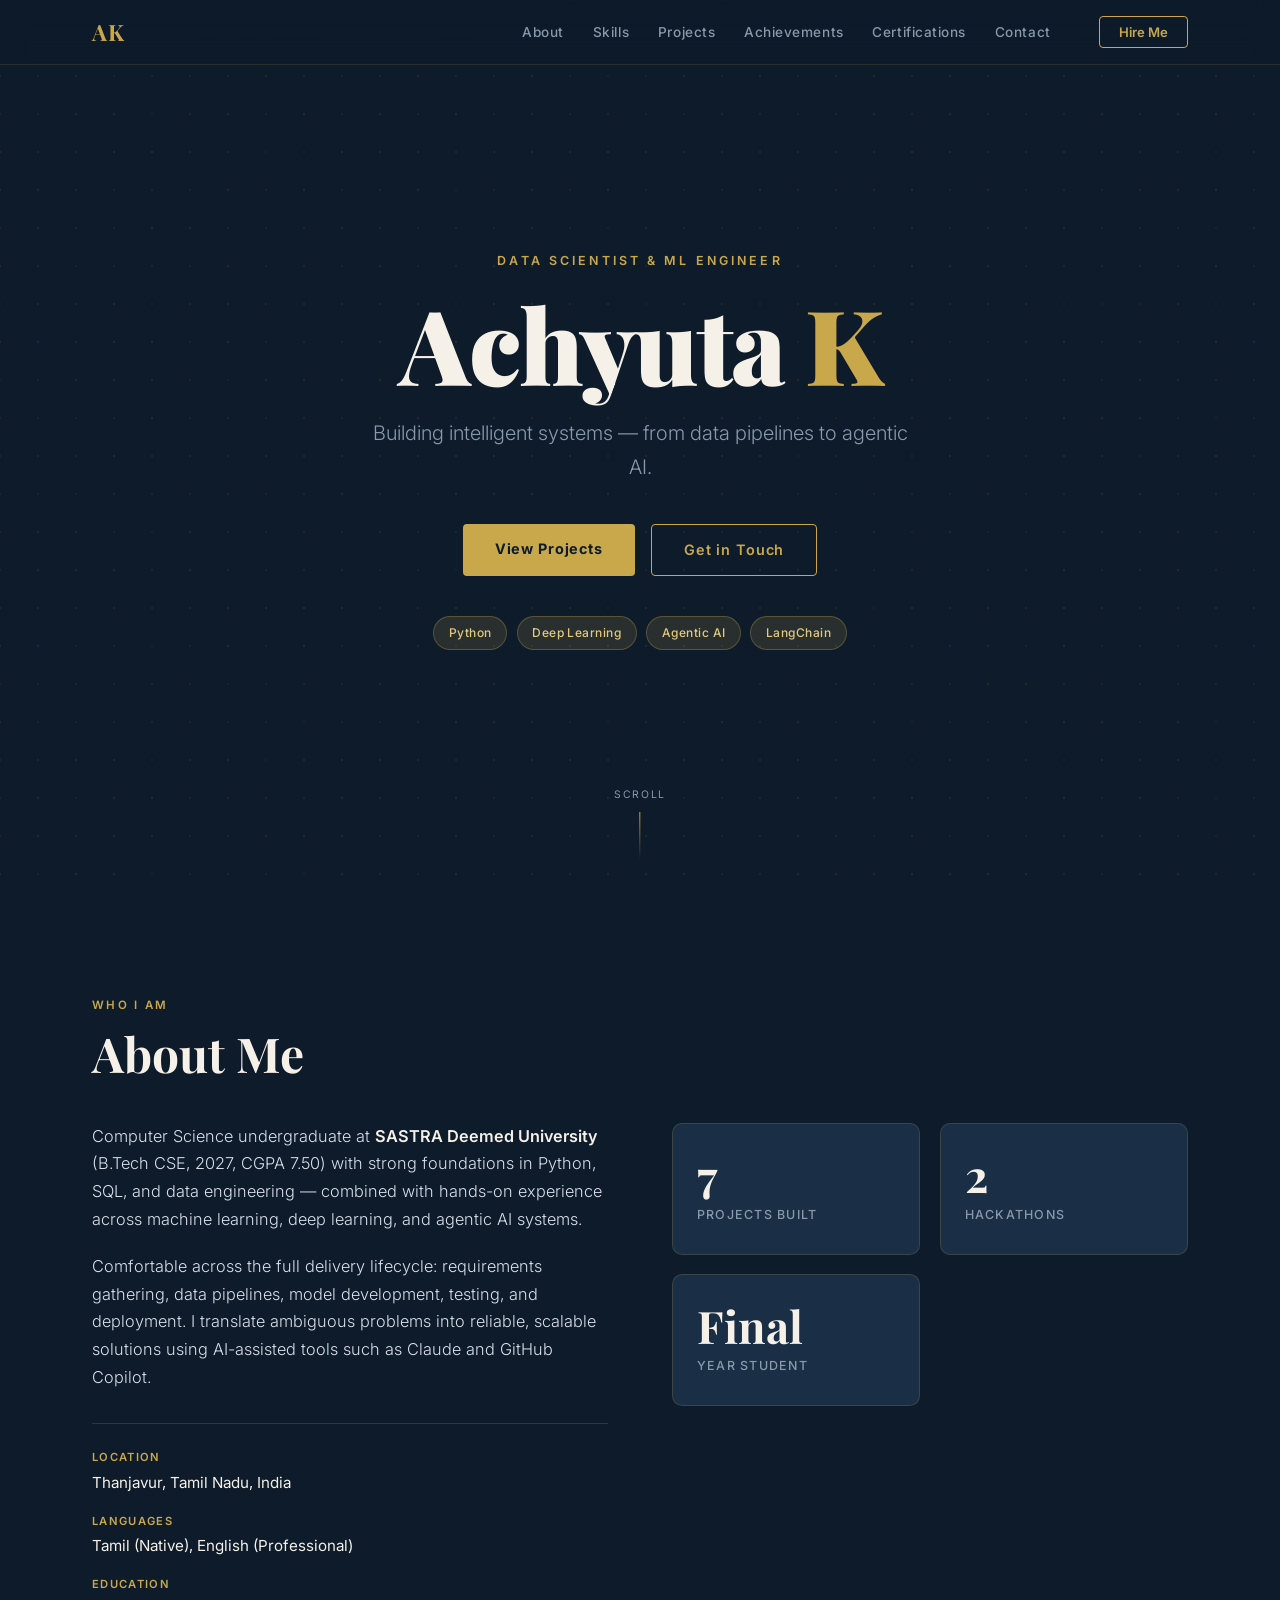
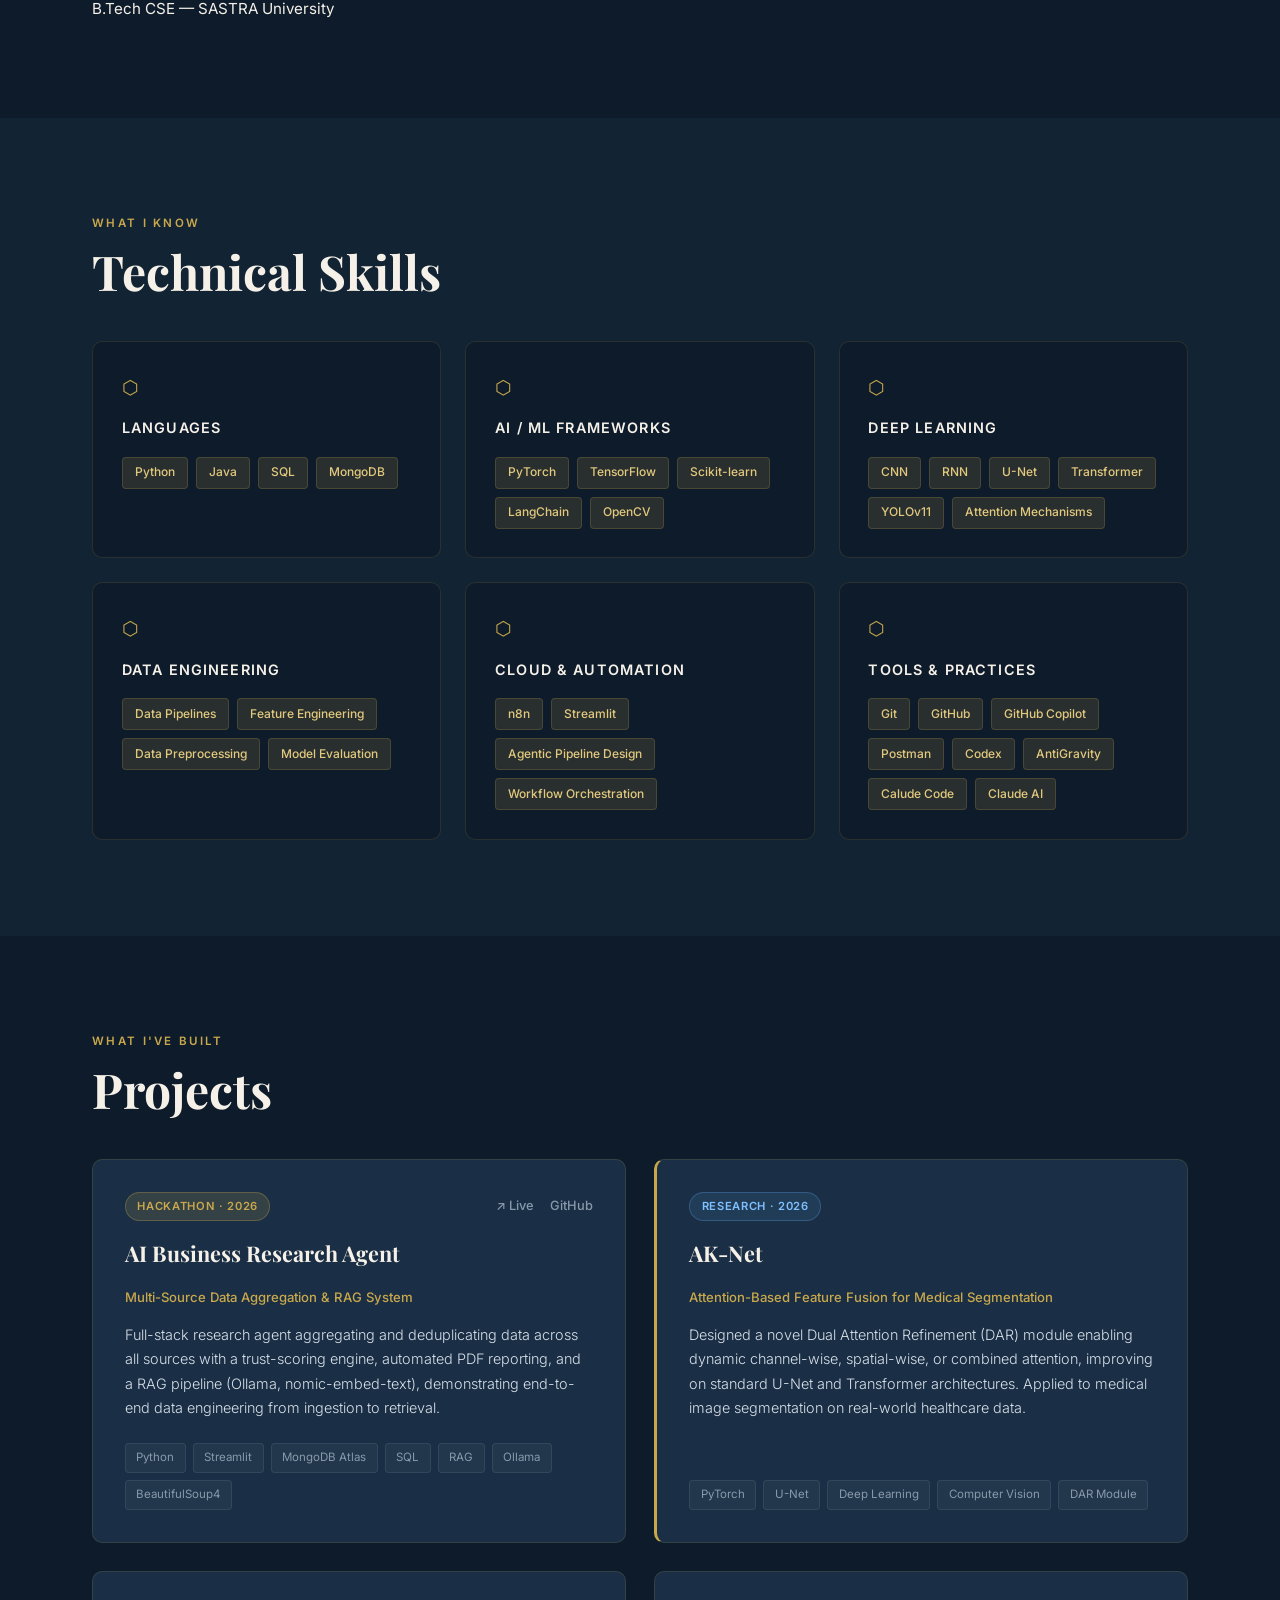
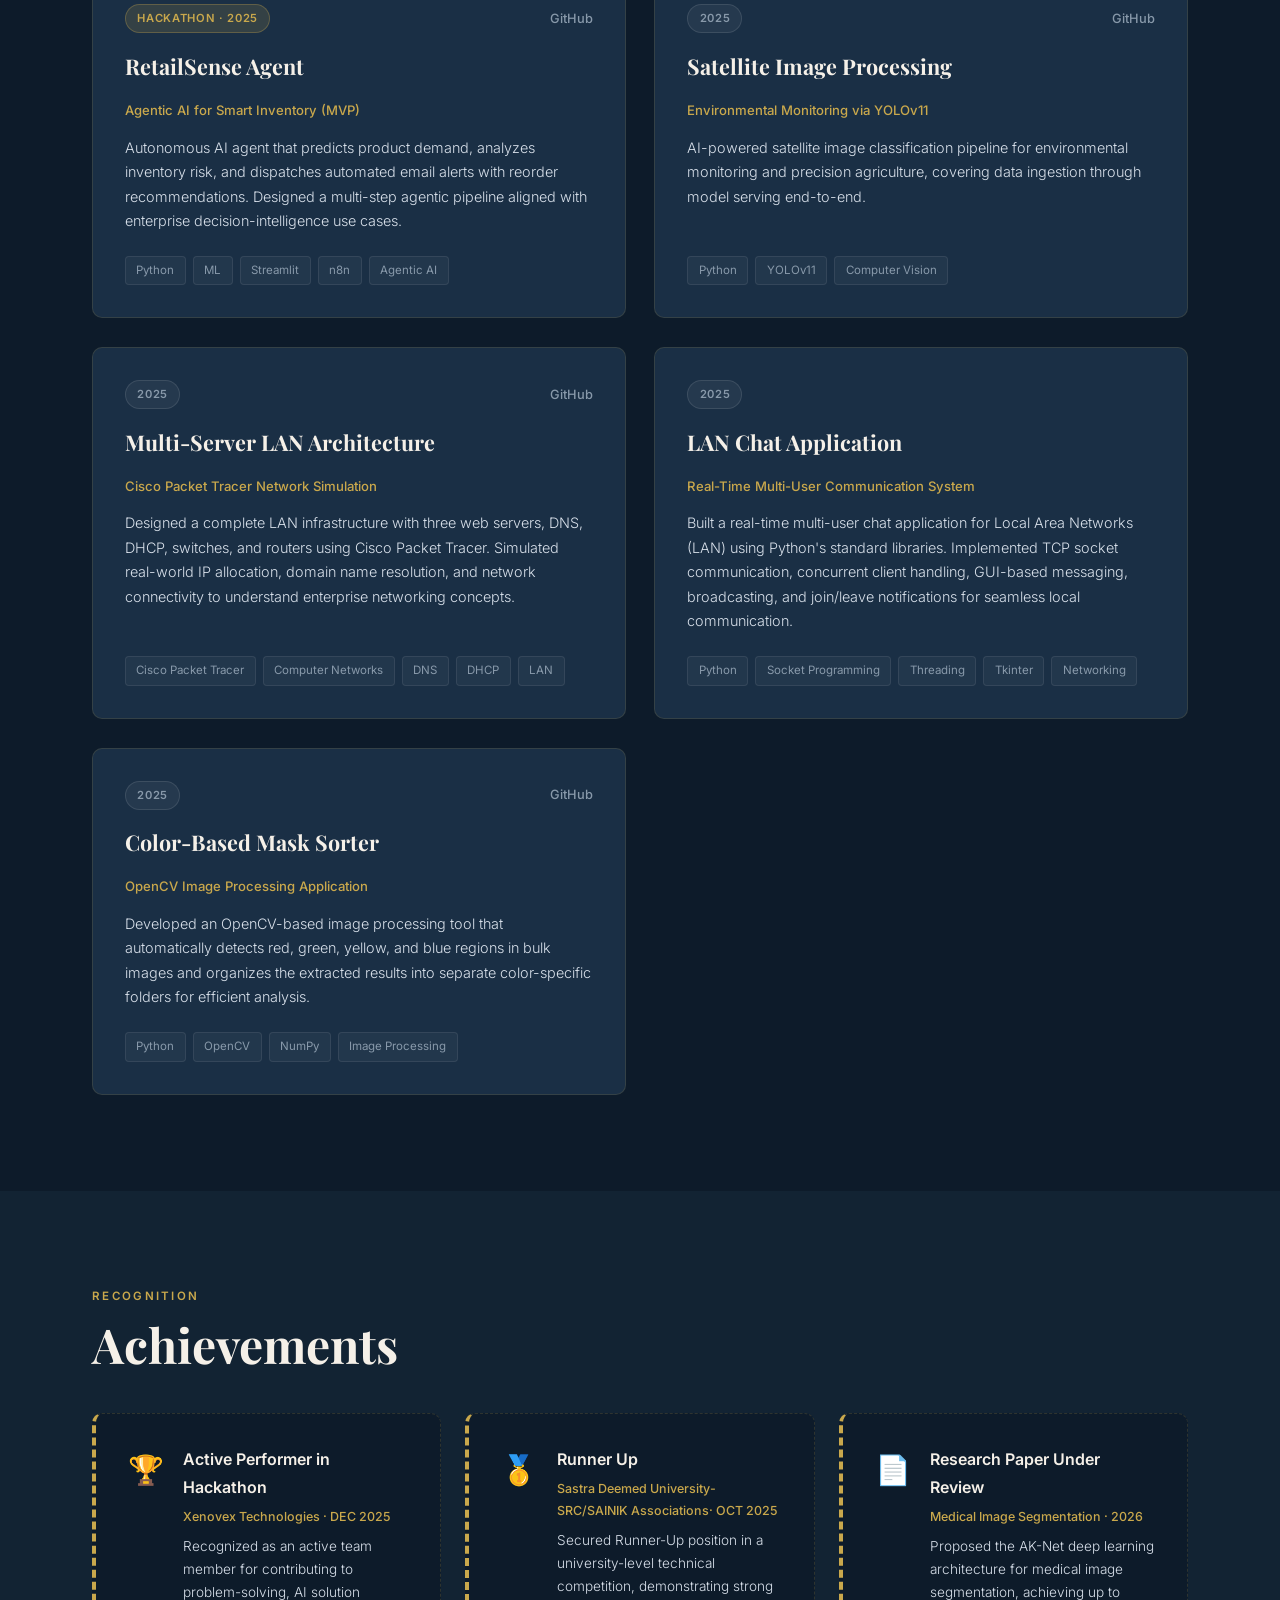
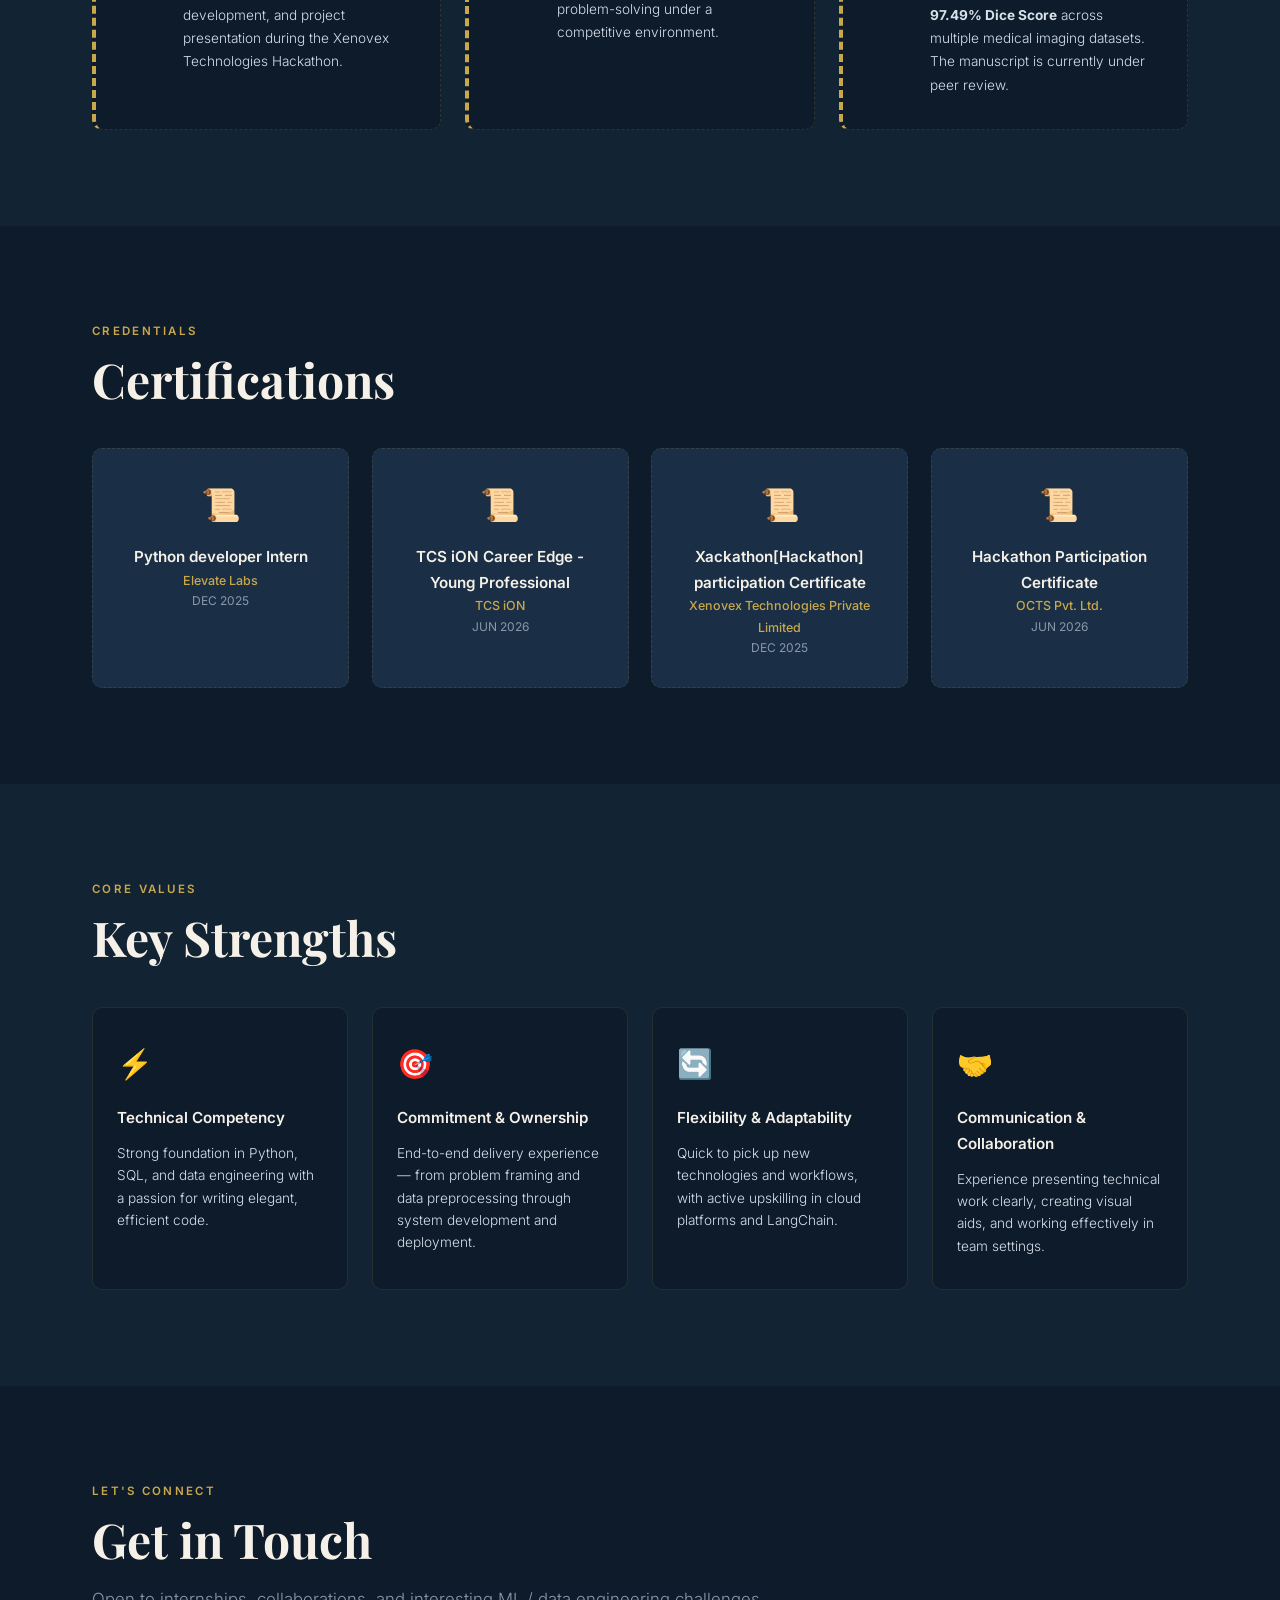
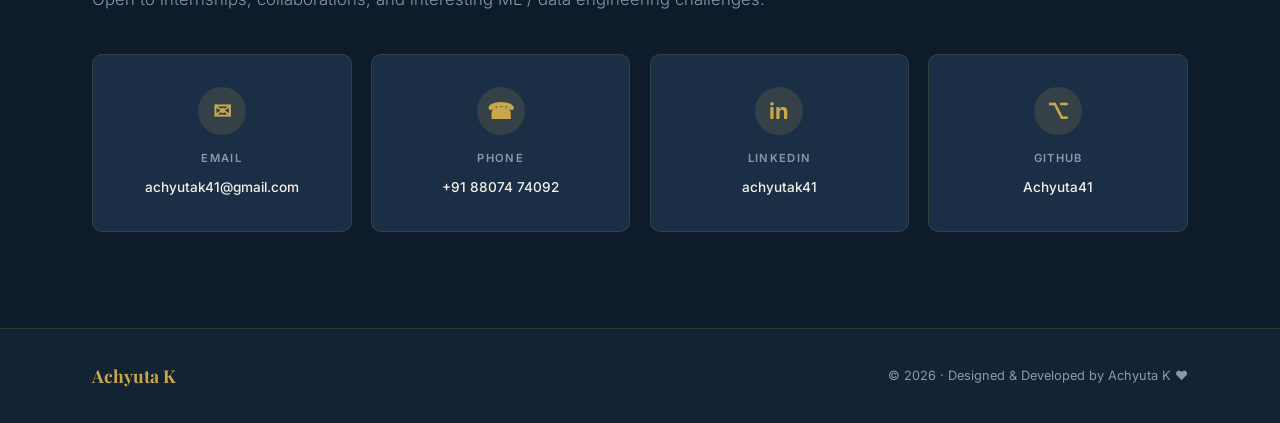
<file: index.html>
<!DOCTYPE html>
<html lang="en">
<head>
  <meta charset="UTF-8" />
  <meta name="viewport" content="width=device-width, initial-scale=1.0"/>
  <title>Achyuta K</title>
  <link rel="preconnect" href="https://fonts.googleapis.com"/>
  <link rel="preconnect" href="https://fonts.gstatic.com" crossorigin/>
  <link href="https://fonts.googleapis.com/css2?family=Playfair+Display:wght@400;600;700;900&family=Inter:wght@300;400;500;600&display=swap" rel="stylesheet"/>
  <link rel="stylesheet" href="css/style.css"/>
</head>
<body>

  <!-- NAV -->
  <nav id="navbar">
    <div class="nav-inner">
      <span class="nav-logo">AK</span>
      <ul class="nav-links">
        <li><a href="#about">About</a></li>
        <li><a href="#skills">Skills</a></li>
        <li><a href="#projects">Projects</a></li>
        <li><a href="#achievements">Achievements</a></li>
        <li><a href="#certifications">Certifications</a></li>
        <li><a href="#contact">Contact</a></li>
      </ul>
      <button class="nav-cta" onclick="document.getElementById('contact').scrollIntoView({behavior:'smooth'})">Hire Me</button>
      <button class="hamburger" id="hamburger" aria-label="Toggle menu">&#9776;</button>
    </div>
    <ul class="nav-mobile" id="navMobile">
      <li><a href="#about" onclick="closeMobile()">About</a></li>
      <li><a href="#skills" onclick="closeMobile()">Skills</a></li>
      <li><a href="#projects" onclick="closeMobile()">Projects</a></li>
      <li><a href="#achievements" onclick="closeMobile()">Achievements</a></li>
      <li><a href="#certifications" onclick="closeMobile()">Certifications</a></li>
      <li><a href="#contact" onclick="closeMobile()">Contact</a></li>
    </ul>
  </nav>

  <!-- HERO -->
  <section id="hero">
    <canvas id="dotCanvas"></canvas>
    <div class="hero-content reveal">
      <p class="hero-eyebrow">Data Scientist &amp; ML Engineer</p>
      <h1 class="hero-name">Achyuta<span class="gold"> K</span></h1>
      <p class="hero-tagline">Building intelligent systems — from data pipelines to agentic AI.</p>
      <div class="hero-ctas">
        <a href="#projects" class="btn-primary">View Projects</a>
        <a href="#contact" class="btn-outline">Get in Touch</a>
      </div>
      <div class="hero-badges">
        <span class="badge">Python</span>
        <span class="badge">Deep Learning</span>
        <span class="badge">Agentic AI</span>
        <span class="badge">LangChain</span>
      </div>
    </div>
    <div class="scroll-hint">
      <span>Scroll</span>
      <div class="scroll-line"></div>
    </div>
  </section>

  <!-- ABOUT -->
  <section id="about">
    <div class="container">
      <p class="eyebrow reveal">Who I Am</p>
      <h2 class="section-title reveal">About Me</h2>
      <div class="about-grid">
        <div class="about-text reveal">
          <p>Computer Science undergraduate at <strong>SASTRA Deemed University</strong> (B.Tech CSE, 2027, CGPA 7.50) with strong foundations in Python, SQL, and data engineering — combined with hands-on experience across machine learning, deep learning, and agentic AI systems.</p>
          <p>Comfortable across the full delivery lifecycle: requirements gathering, data pipelines, model development, testing, and deployment. I translate ambiguous problems into reliable, scalable solutions using AI-assisted tools such as Claude and GitHub Copilot.</p>
          <div class="about-meta">
            <div class="meta-item">
              <span class="meta-label">Location</span>
              <span class="meta-value">Thanjavur, Tamil Nadu, India</span>
            </div>
            <div class="meta-item">
              <span class="meta-label">Languages</span>
              <span class="meta-value">Tamil (Native), English (Professional)</span>
            </div>
            <div class="meta-item">
              <span class="meta-label">Education</span>
              <span class="meta-value">B.Tech CSE — SASTRA University</span>
            </div>
          </div>
        </div>
        <div class="about-stats reveal">
          <div class="stat-card">
            <span class="stat-num">7</span>
            <span class="stat-label">Projects Built</span>
          </div>
          <div class="stat-card">
            <span class="stat-num">2</span>
            <span class="stat-label">Hackathons</span>
          </div>
          
          <div class="stat-card">
            <span class="stat-num">Final<span class="gold"></span></span>
            <span class="stat-label">Year Student</span>
          </div>
        </div>
      </div>
    </div>
  </section>

  <!-- SKILLS -->
  <section id="skills" class="section-dark">
    <div class="container">
      <p class="eyebrow reveal">What I Know</p>
      <h2 class="section-title reveal">Technical Skills</h2>
      <div class="skills-grid">

        <div class="skill-group reveal">
          <div class="skill-group-icon">⬡</div>
          <h3>Languages</h3>
          <div class="skill-tags">
            <span>Python</span><span>Java</span><span>SQL</span><span>MongoDB</span>
          </div>
        </div>

        <div class="skill-group reveal">
          <div class="skill-group-icon">⬡</div>
          <h3>AI / ML Frameworks</h3>
          <div class="skill-tags">
            <span>PyTorch</span><span>TensorFlow</span><span>Scikit-learn</span><span>LangChain</span><span>OpenCV</span>
          </div>
        </div>

        <div class="skill-group reveal">
          <div class="skill-group-icon">⬡</div>
          <h3>Deep Learning</h3>
          <div class="skill-tags">
            <span>CNN</span><span>RNN</span><span>U-Net</span><span>Transformer</span><span>YOLOv11</span><span>Attention Mechanisms</span>
          </div>
        </div>

        <div class="skill-group reveal">
          <div class="skill-group-icon">⬡</div>
          <h3>Data Engineering</h3>
          <div class="skill-tags">
            <span>Data Pipelines</span><span>Feature Engineering</span><span>Data Preprocessing</span><span>Model Evaluation</span>
          </div>
        </div>

        <div class="skill-group reveal">
          <div class="skill-group-icon">⬡</div>
          <h3>Cloud &amp; Automation</h3>
          <div class="skill-tags">
            <span>n8n</span><span>Streamlit</span><span>Agentic Pipeline Design</span><span>Workflow Orchestration</span>
          </div>
        </div>

        <div class="skill-group reveal">
          <div class="skill-group-icon">⬡</div>
          <h3>Tools &amp; Practices</h3>
          <div class="skill-tags">
            <span>Git</span><span>GitHub</span><span>GitHub Copilot</span><span>Postman</span><span>Codex</span><span>AntiGravity</span><span>Calude Code</span><span>Claude AI</span>
          </div>
        </div>

      </div>
    </div>
  </section>

  <!-- PROJECTS -->
  <section id="projects">
    <div class="container">
      <p class="eyebrow reveal">What I've Built</p>
      <h2 class="section-title reveal">Projects</h2>
      <div class="projects-grid">

        <div class="project-card reveal">
          <div class="project-header">
            <span class="project-tag hackathon">Hackathon · 2026</span>
            <div class="project-links">
              <a href="https://intelligent-business-agent-codefest.streamlit.app/" target="_blank" title="Live Demo">↗ Live</a>
              <a href="https://github.com/Achyutak41/AI_business_Agent-Sample" target="_blank" title="GitHub">GitHub</a>
            </div>
          </div>
          <h3 class="project-title">AI Business Research Agent</h3>
          <p class="project-sub">Multi-Source Data Aggregation &amp; RAG System</p>
          <p class="project-desc">Full-stack research agent aggregating and deduplicating data across all sources with a trust-scoring engine, automated PDF reporting, and a RAG pipeline (Ollama, nomic-embed-text), demonstrating end-to-end data engineering from ingestion to retrieval.</p>
          <div class="project-stack">
            <span>Python</span><span>Streamlit</span><span>MongoDB Atlas</span><span>SQL</span><span>RAG</span><span>Ollama</span><span>BeautifulSoup4</span>
          </div>
        </div>

        <div class="project-card reveal featured-project">
          <div class="project-header">
            <span class="project-tag research">Research · 2026</span>
           <!-- <div class="project-links">
              <a href="https://github.com/Achyuta41" target="_blank">GitHub</a>
            </div> -->
          </div>
          <h3 class="project-title">AK-Net</h3>
          <p class="project-sub">Attention-Based Feature Fusion for Medical Segmentation</p>
          <p class="project-desc">Designed a novel Dual Attention Refinement (DAR) module enabling dynamic channel-wise, spatial-wise, or combined attention, improving on standard U-Net and Transformer architectures. Applied to medical image segmentation on real-world healthcare data.</p>
          <div class="project-stack">
            <span>PyTorch</span><span>U-Net</span><span>Deep Learning</span><span>Computer Vision</span><span>DAR Module</span>
          </div>
        </div>

        <div class="project-card reveal">
          <div class="project-header">
            <span class="project-tag hackathon">Hackathon · 2025</span>
            <div class="project-links">
              <a href="https://github.com/Achyutak41/RetailSense_Agent-MVP" target="_blank">GitHub</a>
            </div>
          </div>
          <h3 class="project-title">RetailSense Agent</h3>
          <p class="project-sub">Agentic AI for Smart Inventory (MVP)</p>
          <p class="project-desc">Autonomous AI agent that predicts product demand, analyzes inventory risk, and dispatches automated email alerts with reorder recommendations. Designed a multi-step agentic pipeline aligned with enterprise decision-intelligence use cases.</p>
          <div class="project-stack">
            <span>Python</span><span>ML</span><span>Streamlit</span><span>n8n</span><span>Agentic AI</span>
          </div>
        </div>

        <div class="project-card reveal">
          <div class="project-header">
            <span class="project-tag">2025</span>
            <div class="project-links">
              <a href="https://github.com/Achyutak41/Satellite_Image_Classification" target="_blank">GitHub</a>
            </div>
          </div>
          <h3 class="project-title">Satellite Image Processing</h3>
          <p class="project-sub">Environmental Monitoring via YOLOv11</p>
          <p class="project-desc">AI-powered satellite image classification pipeline for environmental monitoring and precision agriculture, covering data ingestion through model serving end-to-end.</p>
          <div class="project-stack">
            <span>Python</span><span>YOLOv11</span><span>Computer Vision</span>
          </div>
        </div>
		
		<div class="project-card reveal">
  <div class="project-header">
    <span class="project-tag">2025</span>
    <div class="project-links">
      <a href="https://github.com/Achyuta41/MultiServer_architecture" target="_blank">
        GitHub
      </a>
    </div>
  </div>

  <h3 class="project-title">Multi-Server LAN Architecture</h3>
  <p class="project-sub">Cisco Packet Tracer Network Simulation</p>

  <p class="project-desc">
    Designed a complete LAN infrastructure with three web servers, DNS, DHCP, switches, and routers using Cisco Packet Tracer. Simulated real-world IP allocation, domain name resolution, and network connectivity to understand enterprise networking concepts.
  </p>

  <div class="project-stack">
    <span>Cisco Packet Tracer</span>
    <span>Computer Networks</span>
    <span>DNS</span>
    <span>DHCP</span>
    <span>LAN</span>
  </div>
</div>


		<div class="project-card reveal">
  <div class="project-header">
    <span class="project-tag">2025</span>
    <!-- Add GitHub link if available -->
    <!--
    <div class="project-links">
      <a href="YOUR_GITHUB_LINK" target="_blank">GitHub</a>
    </div>
    -->
  </div>

  <h3 class="project-title">LAN Chat Application</h3>
  <p class="project-sub">Real-Time Multi-User Communication System</p>

  <p class="project-desc">
    Built a real-time multi-user chat application for Local Area Networks (LAN) using Python's standard libraries. Implemented TCP socket communication, concurrent client handling, GUI-based messaging, broadcasting, and join/leave notifications for seamless local communication.
  </p>

  <div class="project-stack">
    <span>Python</span>
    <span>Socket Programming</span>
    <span>Threading</span>
    <span>Tkinter</span>
    <span>Networking</span>
  </div>
</div>
<div class="project-card reveal">
  <div class="project-header">
    <span class="project-tag">2025</span>
    <div class="project-links">
      <a href="https://github.com/Achyuta41/color_sorter_opencv" target="_blank">
        GitHub
      </a>
    </div>
  </div>

  <h3 class="project-title">Color-Based Mask Sorter</h3>
  <p class="project-sub">OpenCV Image Processing Application</p>

  <p class="project-desc">
    Developed an OpenCV-based image processing tool that automatically detects red, green, yellow, and blue regions in bulk images and organizes the extracted results into separate color-specific folders for efficient analysis.
  </p>

  <div class="project-stack">
    <span>Python</span>
    <span>OpenCV</span>
    <span>NumPy</span>
    <span>Image Processing</span>
  </div>
</div>

      </div>
    </div>
  </section>

  <!-- ACHIEVEMENTS -->
  <section id="achievements" class="section-dark">
    <div class="container">
      <p class="eyebrow reveal">Recognition</p>
      <h2 class="section-title reveal">Achievements</h2>
      <div class="achievement-grid">

        <!-- EMPTY CARD TEMPLATE — duplicate and fill these in -->
        <div class="achievement-card empty reveal">
          <div class="ach-icon">🏆</div>
          <div class="ach-body">
            <h3 class="ach-title">Active Performer in Hackathon</h3>
            <p class="ach-issuer">Xenovex Technologies · DEC 2025</p>
            <p class="ach-desc">Recognized as an active team member for contributing to problem-solving, AI solution development, and project presentation during the Xenovex Technologies Hackathon.</p>
          </div>
        </div>

        <div class="achievement-card empty reveal">
          <div class="ach-icon">🥇</div>
          <div class="ach-body">
            <h3 class="ach-title">Runner Up</h3>
            <p class="ach-issuer">Sastra Deemed University-SRC/SAINIK Associations· OCT 2025 </p>
            <p class="ach-desc">Secured Runner-Up position in a university-level technical competition, demonstrating strong problem-solving under a competitive environment.</p>
          </div>
        </div>

        <div class="achievement-card empty reveal">
          <div class="ach-icon">📄</div>
          <div class="ach-body">
            <h3 class="ach-title">Research Paper Under Review</h3>
            <p class="ach-issuer">Medical Image Segmentation · 2026</p>
            <p class="ach-desc">Proposed the AK-Net deep learning architecture for medical image segmentation, achieving up to <strong>97.49% Dice Score</strong> across multiple medical imaging datasets. The manuscript is currently under peer review.</p>
          </div>
        </div>

      </div>
    </div>
  </section>

  <!-- CERTIFICATIONS -->
  <section id="certifications">
    <div class="container">
      <p class="eyebrow reveal">Credentials</p>
      <h2 class="section-title reveal">Certifications</h2>
      <div class="cert-grid">

        <!-- EMPTY CARD TEMPLATE — duplicate and fill these in -->
        <div class="cert-card empty reveal">
          <div class="cert-logo">📜</div>
          <div class="cert-body">
            <h3 class="cert-name">Python developer Intern</h3>
            <p class="cert-issuer">Elevate Labs</p>
            <p class="cert-date">DEC 2025</p>
          </div>
        </div>

        <div class="cert-card empty reveal">
          <div class="cert-logo">📜</div>
          <div class="cert-body">
            <h3 class="cert-name">TCS iON Career Edge - Young Professional</h3>
            <p class="cert-issuer">TCS iON</p>
            <p class="cert-date">JUN 2026</p>
            
          </div>
        </div>

        <div class="cert-card empty reveal">
          <div class="cert-logo">📜</div>
          <div class="cert-body">
            <h3 class="cert-name">Xackathon[Hackathon] participation Certificate</h3>
            <p class="cert-issuer">Xenovex Technologies Private Limited</p>
            <p class="cert-date">DEC 2025</p>
            
          </div>
        </div>

        <div class="cert-card empty reveal">
          <div class="cert-logo">📜</div>
          <div class="cert-body">
            <h3 class="cert-name">Hackathon Participation Certificate</h3>
            <p class="cert-issuer">OCTS Pvt. Ltd.</p>
            <p class="cert-date">JUN 2026</p>
            
          </div>
        </div>

      </div>
    </div>
  </section>

  <!-- KEY STRENGTHS -->
  <section id="strengths" class="section-dark">
    <div class="container">
      <p class="eyebrow reveal">Core Values</p>
      <h2 class="section-title reveal">Key Strengths</h2>
      <div class="strengths-grid">
        <div class="strength-item reveal">
          <span class="strength-icon">⚡</span>
          <h3>Technical Competency</h3>
          <p>Strong foundation in Python, SQL, and data engineering with a passion for writing elegant, efficient code.</p>
        </div>
        <div class="strength-item reveal">
          <span class="strength-icon">🎯</span>
          <h3>Commitment &amp; Ownership</h3>
          <p>End-to-end delivery experience — from problem framing and data preprocessing through system development and deployment.</p>
        </div>
        <div class="strength-item reveal">
          <span class="strength-icon">🔄</span>
          <h3>Flexibility &amp; Adaptability</h3>
          <p>Quick to pick up new technologies and workflows, with active upskilling in cloud platforms and LangChain.</p>
        </div>
        <div class="strength-item reveal">
          <span class="strength-icon">🤝</span>
          <h3>Communication &amp; Collaboration</h3>
          <p>Experience presenting technical work clearly, creating visual aids, and working effectively in team settings.</p>
        </div>
      </div>
    </div>
  </section>

  <!-- CONTACT -->
  <section id="contact">
    <div class="container">
      <p class="eyebrow reveal">Let's Connect</p>
      <h2 class="section-title reveal">Get in Touch</h2>
      <p class="contact-intro reveal">Open to internships, collaborations, and interesting ML / data engineering challenges.</p>
      <div class="contact-cards reveal">
        <a href="https://mail.google.com/mail/?view=cm&fs=1&to=achyutak41@gmail.com&su=Regarding%20an%20Opportunity"
   target="_blank"
   class="contact-card">
          <span class="contact-icon">✉</span>
          <span class="contact-label">Email</span>
          <span class="contact-value">achyutak41@gmail.com</span>
        </a>
        <a  class="contact-card">
          <span class="contact-icon">☎</span>
          <span class="contact-label">Phone</span>
          <span class="contact-value">+91 88074 74092</span>
        </a>
        <a href="https://linkedin.com/in/achyutak41" target="_blank" class="contact-card">
          <span class="contact-icon">in</span>
          <span class="contact-label">LinkedIn</span>
          <span class="contact-value">achyutak41</span>
        </a>
        <a href="https://github.com/Achyutak41" target="_blank" class="contact-card">
          <span class="contact-icon">⌥</span>
          <span class="contact-label">GitHub</span>
          <span class="contact-value">Achyuta41</span>
        </a>
      </div>
    </div>
  </section>

  <!-- FOOTER -->
  <footer>
    <div class="container footer-inner">
      <span class="footer-logo">Achyuta K</span>
      <span class="footer-copy">© 2026 · Designed & Developed by Achyuta K ❤</span>
    </div>
  </footer>

  <script src="js/main.js"></script>
</body>
</html>
</file>
<file: css/style.css>
/* ─── TOKENS ─────────────────────────────────────────────── */
:root {
  --navy:       #0D1B2A;
  --navy-mid:   #122333;
  --navy-light: #1A2F45;
  --gold:       #C9A84C;
  --gold-light: #E2C97E;
  --gold-dim:   rgba(201,168,76,0.15);
  --off-white:  #F5F0E8;
  --slate:      #8899AA;
  --text:       #D8E0EA;
  --white:      #FFFFFF;
  --radius:     10px;
  --transition: 0.35s cubic-bezier(0.4,0,0.2,1);
}

/* ─── RESET ──────────────────────────────────────────────── */
*, *::before, *::after { box-sizing: border-box; margin: 0; padding: 0; }
html { scroll-behavior: smooth; }
body {
  background: var(--navy);
  color: var(--text);
  font-family: 'Inter', sans-serif;
  font-size: 16px;
  line-height: 1.7;
  overflow-x: hidden;
}
a { text-decoration: none; color: inherit; }
img { max-width: 100%; display: block; }

/* ─── TYPOGRAPHY ─────────────────────────────────────────── */
.section-title {
  font-family: 'Playfair Display', serif;
  font-size: clamp(2rem, 4vw, 3rem);
  font-weight: 700;
  color: var(--off-white);
  line-height: 1.2;
  margin-bottom: 2.5rem;
}
.eyebrow {
  font-size: 0.72rem;
  font-weight: 600;
  letter-spacing: 0.2em;
  text-transform: uppercase;
  color: var(--gold);
  margin-bottom: 0.6rem;
  display: block;
}
.gold { color: var(--gold); }

/* ─── LAYOUT ─────────────────────────────────────────────── */
.container {
  max-width: 1160px;
  margin: 0 auto;
  padding: 0 2rem;
}
section { padding: 6rem 0; }
.section-dark { background: var(--navy-mid); }
.section-note {
  font-size: 0.9rem;
  color: var(--slate);
  margin-top: -1.5rem;
  margin-bottom: 2.5rem;
  font-style: italic;
}

/* ─── NAVBAR ─────────────────────────────────────────────── */
#navbar {
  position: fixed;
  top: 0; left: 0; right: 0;
  z-index: 100;
  background: rgba(13,27,42,0.85);
  backdrop-filter: blur(14px);
  border-bottom: 1px solid rgba(201,168,76,0.15);
  transition: box-shadow var(--transition);
}
#navbar.scrolled { box-shadow: 0 4px 30px rgba(0,0,0,0.4); }
.nav-inner {
  max-width: 1160px;
  margin: 0 auto;
  padding: 0 2rem;
  height: 64px;
  display: flex;
  align-items: center;
  gap: 2rem;
}
.nav-logo {
  font-family: 'Playfair Display', serif;
  font-size: 1.4rem;
  font-weight: 700;
  color: var(--gold);
  letter-spacing: 0.05em;
  flex-shrink: 0;
}
.nav-links {
  display: flex;
  list-style: none;
  gap: 1.8rem;
  margin-left: auto;
}
.nav-links a {
  font-size: 0.85rem;
  font-weight: 500;
  color: var(--slate);
  letter-spacing: 0.04em;
  transition: color var(--transition);
}
.nav-links a:hover { color: var(--gold); }
.nav-cta {
  margin-left: 1rem;
  padding: 0.45rem 1.2rem;
  background: transparent;
  border: 1px solid var(--gold);
  color: var(--gold);
  border-radius: 4px;
  font-size: 0.82rem;
  font-weight: 600;
  cursor: pointer;
  transition: background var(--transition), color var(--transition);
  flex-shrink: 0;
  font-family: 'Inter', sans-serif;
}
.nav-cta:hover { background: var(--gold); color: var(--navy); }
.hamburger {
  display: none;
  background: none;
  border: none;
  color: var(--off-white);
  font-size: 1.4rem;
  cursor: pointer;
  margin-left: auto;
}
.nav-mobile {
  display: none;
  flex-direction: column;
  list-style: none;
  background: var(--navy-mid);
  padding: 1rem 2rem 1.5rem;
  border-top: 1px solid var(--gold-dim);
  gap: 1rem;
}
.nav-mobile a {
  font-size: 0.95rem;
  color: var(--text);
  font-weight: 500;
}
.nav-mobile.open { display: flex; }

/* ─── HERO ───────────────────────────────────────────────── */
#hero {
  min-height: 100vh;
  display: flex;
  align-items: center;
  justify-content: center;
  position: relative;
  overflow: hidden;
  padding: 0 2rem;
}
#dotCanvas {
  position: absolute;
  inset: 0;
  width: 100%;
  height: 100%;
  pointer-events: none;
}
.hero-content {
  position: relative;
  z-index: 2;
  text-align: center;
  max-width: 780px;
}
.hero-eyebrow {
  font-size: 0.78rem;
  font-weight: 600;
  letter-spacing: 0.25em;
  text-transform: uppercase;
  color: var(--gold);
  margin-bottom: 1rem;
}
.hero-name {
  font-family: 'Playfair Display', serif;
  font-size: clamp(3.5rem, 9vw, 6.5rem);
  font-weight: 900;
  color: var(--off-white);
  line-height: 1.05;
  margin-bottom: 1.2rem;
  letter-spacing: -0.02em;
}
.hero-tagline {
  font-size: clamp(1rem, 2.2vw, 1.25rem);
  color: var(--slate);
  font-weight: 300;
  margin-bottom: 2.5rem;
  max-width: 560px;
  margin-left: auto;
  margin-right: auto;
}
.hero-ctas {
  display: flex;
  gap: 1rem;
  justify-content: center;
  flex-wrap: wrap;
  margin-bottom: 2.5rem;
}
.btn-primary {
  padding: 0.8rem 2rem;
  background: var(--gold);
  color: var(--navy);
  font-weight: 700;
  font-size: 0.9rem;
  border-radius: 4px;
  letter-spacing: 0.06em;
  transition: background var(--transition), transform 0.2s;
}
.btn-primary:hover { background: var(--gold-light); transform: translateY(-2px); }
.btn-outline {
  padding: 0.8rem 2rem;
  border: 1px solid var(--gold);
  color: var(--gold);
  font-weight: 600;
  font-size: 0.9rem;
  border-radius: 4px;
  letter-spacing: 0.06em;
  transition: background var(--transition), color var(--transition), transform 0.2s;
}
.btn-outline:hover { background: var(--gold-dim); transform: translateY(-2px); }
.hero-badges {
  display: flex;
  gap: 0.6rem;
  justify-content: center;
  flex-wrap: wrap;
}
.badge {
  font-size: 0.75rem;
  font-weight: 500;
  padding: 0.35rem 0.9rem;
  border-radius: 100px;
  background: var(--gold-dim);
  border: 1px solid rgba(201,168,76,0.3);
  color: var(--gold-light);
  letter-spacing: 0.04em;
}
.scroll-hint {
  position: absolute;
  bottom: 2.5rem;
  left: 50%;
  transform: translateX(-50%);
  display: flex;
  flex-direction: column;
  align-items: center;
  gap: 0.5rem;
  color: var(--slate);
  font-size: 0.65rem;
  letter-spacing: 0.15em;
  text-transform: uppercase;
  z-index: 2;
}
.scroll-line {
  width: 1px;
  height: 48px;
  background: linear-gradient(to bottom, var(--gold), transparent);
  animation: scrollPulse 2s ease-in-out infinite;
}
@keyframes scrollPulse {
  0%,100% { opacity: 0.3; transform: scaleY(1); }
  50% { opacity: 1; transform: scaleY(1.15); }
}

/* ─── ABOUT ──────────────────────────────────────────────── */
.about-grid {
  display: grid;
  grid-template-columns: 1fr 1fr;
  gap: 4rem;
  align-items: start;
}
.about-text p {
  color: var(--text);
  margin-bottom: 1.2rem;
  font-weight: 300;
  font-size: 1.02rem;
}
.about-text strong { color: var(--off-white); font-weight: 600; }
.about-meta {
  margin-top: 2rem;
  display: flex;
  flex-direction: column;
  gap: 1rem;
  border-top: 1px solid rgba(201,168,76,0.2);
  padding-top: 1.5rem;
}
.meta-item { display: flex; flex-direction: column; gap: 0.15rem; }
.meta-label { font-size: 0.7rem; color: var(--gold); text-transform: uppercase; letter-spacing: 0.12em; font-weight: 600; }
.meta-value { font-size: 0.95rem; color: var(--off-white); }
.about-stats {
  display: grid;
  grid-template-columns: 1fr 1fr;
  gap: 1.2rem;
}
.stat-card {
  background: var(--navy-light);
  border: 1px solid rgba(201,168,76,0.18);
  border-radius: var(--radius);
  padding: 1.8rem 1.5rem;
  display: flex;
  flex-direction: column;
  gap: 0.4rem;
  transition: border-color var(--transition), transform var(--transition);
}
.stat-card:hover { border-color: var(--gold); transform: translateY(-3px); }
.stat-num {
  font-family: 'Playfair Display', serif;
  font-size: 2.8rem;
  font-weight: 700;
  color: var(--off-white);
  line-height: 1;
}
.stat-label {
  font-size: 0.78rem;
  color: var(--slate);
  text-transform: uppercase;
  letter-spacing: 0.1em;
  font-weight: 500;
}

/* ─── SKILLS ─────────────────────────────────────────────── */
.skills-grid {
  display: grid;
  grid-template-columns: repeat(3, 1fr);
  gap: 1.5rem;
}
.skill-group {
  background: var(--navy);
  border: 1px solid rgba(201,168,76,0.15);
  border-radius: var(--radius);
  padding: 1.8rem;
  transition: border-color var(--transition), transform var(--transition);
}
.skill-group:hover { border-color: var(--gold); transform: translateY(-4px); }
.skill-group-icon { font-size: 1.2rem; color: var(--gold); margin-bottom: 0.8rem; }
.skill-group h3 {
  font-size: 0.9rem;
  font-weight: 600;
  color: var(--off-white);
  margin-bottom: 1rem;
  text-transform: uppercase;
  letter-spacing: 0.08em;
}
.skill-tags { display: flex; flex-wrap: wrap; gap: 0.5rem; }
.skill-tags span {
  font-size: 0.75rem;
  padding: 0.3rem 0.75rem;
  border-radius: 4px;
  background: var(--gold-dim);
  color: var(--gold-light);
  font-weight: 500;
  border: 1px solid rgba(201,168,76,0.2);
}

/* ─── PROJECTS ───────────────────────────────────────────── */
.projects-grid {
  display: grid;
  grid-template-columns: repeat(2, 1fr);
  gap: 1.8rem;
}
.project-card {
  background: var(--navy-light);
  border: 1px solid rgba(201,168,76,0.15);
  border-radius: var(--radius);
  padding: 2rem;
  display: flex;
  flex-direction: column;
  gap: 0.9rem;
  transition: border-color var(--transition), transform var(--transition), box-shadow var(--transition);
}
.project-card:hover {
  border-color: var(--gold);
  transform: translateY(-5px);
  box-shadow: 0 20px 50px rgba(0,0,0,0.4);
}
.featured-project { border-left: 3px solid var(--gold); }
.project-header { display: flex; justify-content: space-between; align-items: center; }
.project-tag {
  font-size: 0.7rem;
  padding: 0.25rem 0.7rem;
  border-radius: 100px;
  font-weight: 600;
  letter-spacing: 0.06em;
  text-transform: uppercase;
}
.project-tag.hackathon { background: rgba(201,168,76,0.15); color: var(--gold); border: 1px solid rgba(201,168,76,0.3); }
.project-tag.research { background: rgba(100,180,255,0.1); color: #7FC0FF; border: 1px solid rgba(100,180,255,0.25); }
.project-tag:not(.hackathon):not(.research) { background: rgba(255,255,255,0.05); color: var(--slate); border: 1px solid rgba(255,255,255,0.1); }
.project-links { display: flex; gap: 1rem; }
.project-links a {
  font-size: 0.8rem;
  color: var(--slate);
  font-weight: 500;
  transition: color var(--transition);
}
.project-links a:hover { color: var(--gold); }
.project-title {
  font-family: 'Playfair Display', serif;
  font-size: 1.35rem;
  font-weight: 700;
  color: var(--off-white);
}
.project-sub { font-size: 0.82rem; color: var(--gold); font-weight: 500; }
.project-desc { font-size: 0.9rem; color: var(--text); font-weight: 300; line-height: 1.7; }
.project-stack { display: flex; flex-wrap: wrap; gap: 0.45rem; margin-top: auto; padding-top: 0.5rem; }
.project-stack span {
  font-size: 0.72rem;
  padding: 0.25rem 0.65rem;
  border-radius: 4px;
  background: rgba(255,255,255,0.04);
  color: var(--slate);
  border: 1px solid rgba(255,255,255,0.08);
}

/* ─── ACHIEVEMENTS ───────────────────────────────────────── */
.achievement-grid {
  display: grid;
  grid-template-columns: repeat(3, 1fr);
  gap: 1.5rem;
}
.achievement-card {
  background: var(--navy);
  border: 1px solid rgba(201,168,76,0.18);
  border-left: 4px solid var(--gold);
  border-radius: var(--radius);
  padding: 2rem;
  display: flex;
  gap: 1.2rem;
  align-items: flex-start;
  transition: transform var(--transition), box-shadow var(--transition);
}
.achievement-card:hover { transform: translateY(-4px); box-shadow: 0 15px 40px rgba(0,0,0,0.3); }
.achievement-card.empty { opacity: 0.45; border-style: dashed; }
.ach-icon { font-size: 1.8rem; flex-shrink: 0; }
.ach-title {
  font-size: 1rem;
  font-weight: 600;
  color: var(--off-white);
  margin-bottom: 0.3rem;
}
.ach-issuer { font-size: 0.78rem; color: var(--gold); font-weight: 500; margin-bottom: 0.5rem; }
.ach-desc { font-size: 0.85rem; color: var(--text); font-weight: 300; }

/* ─── CERTIFICATIONS ─────────────────────────────────────── */
.cert-grid {
  display: grid;
  grid-template-columns: repeat(4, 1fr);
  gap: 1.4rem;
}
.cert-card {
  background: var(--navy-light);
  border: 1px solid rgba(201,168,76,0.15);
  border-radius: var(--radius);
  padding: 1.8rem 1.5rem;
  display: flex;
  flex-direction: column;
  align-items: center;
  text-align: center;
  gap: 0.7rem;
  transition: border-color var(--transition), transform var(--transition);
}
.cert-card:hover { border-color: var(--gold); transform: translateY(-4px); }
.cert-card.empty { opacity: 0.45; border-style: dashed; }
.cert-logo { font-size: 2rem; }
.cert-name { font-size: 0.95rem; font-weight: 600; color: var(--off-white); }
.cert-issuer { font-size: 0.78rem; color: var(--gold); font-weight: 500; }
.cert-date { font-size: 0.75rem; color: var(--slate); }
.cert-link {
  margin-top: 0.4rem;
  font-size: 0.75rem;
  color: var(--gold);
  font-weight: 600;
  letter-spacing: 0.05em;
  transition: color var(--transition);
}
.cert-link:hover { color: var(--gold-light); }

/* ─── STRENGTHS ──────────────────────────────────────────── */
.strengths-grid {
  display: grid;
  grid-template-columns: repeat(4, 1fr);
  gap: 1.5rem;
}
.strength-item {
  background: var(--navy);
  border: 1px solid rgba(201,168,76,0.12);
  border-radius: var(--radius);
  padding: 2rem 1.5rem;
  transition: border-color var(--transition), transform var(--transition);
}
.strength-item:hover { border-color: var(--gold); transform: translateY(-4px); }
.strength-icon { font-size: 1.8rem; display: block; margin-bottom: 1rem; }
.strength-item h3 { font-size: 0.95rem; font-weight: 600; color: var(--off-white); margin-bottom: 0.7rem; }
.strength-item p { font-size: 0.85rem; color: var(--text); font-weight: 300; line-height: 1.65; }

/* ─── CONTACT ────────────────────────────────────────────── */
.contact-intro {
  color: var(--slate);
  font-size: 1.05rem;
  margin-top: -1.5rem;
  margin-bottom: 2.5rem;
  font-weight: 300;
}
.contact-cards {
  display: grid;
  grid-template-columns: repeat(4, 1fr);
  gap: 1.2rem;
}
.contact-card {
  background: var(--navy-light);
  border: 1px solid rgba(201,168,76,0.15);
  border-radius: var(--radius);
  padding: 2rem 1.5rem;
  display: flex;
  flex-direction: column;
  align-items: center;
  gap: 0.5rem;
  text-align: center;
  transition: border-color var(--transition), transform var(--transition), background var(--transition);
}
.contact-card:hover { border-color: var(--gold); transform: translateY(-4px); background: var(--navy-mid); }
.contact-icon {
  font-size: 1.4rem;
  color: var(--gold);
  font-weight: 700;
  width: 48px; height: 48px;
  display: flex; align-items: center; justify-content: center;
  background: var(--gold-dim);
  border-radius: 50%;
  margin-bottom: 0.4rem;
}
.contact-label { font-size: 0.7rem; text-transform: uppercase; letter-spacing: 0.12em; color: var(--slate); font-weight: 600; }
.contact-value { font-size: 0.85rem; color: var(--off-white); font-weight: 500; word-break: break-all; }

/* ─── FOOTER ─────────────────────────────────────────────── */
footer {
  background: var(--navy-mid);
  border-top: 1px solid rgba(201,168,76,0.15);
  padding: 2rem 0;
}
.footer-inner {
  display: flex;
  justify-content: space-between;
  align-items: center;
}
.footer-logo {
  font-family: 'Playfair Display', serif;
  font-size: 1.1rem;
  font-weight: 700;
  color: var(--gold);
}
.footer-copy { font-size: 0.8rem; color: var(--slate); }

/* ─── REVEAL ANIMATION ───────────────────────────────────── */
.reveal {
  opacity: 0;
  transform: translateY(28px);
  transition: opacity 0.7s ease, transform 0.7s ease;
}
.reveal.visible {
  opacity: 1;
  transform: none;
}

/* ─── RESPONSIVE ─────────────────────────────────────────── */
@media (max-width: 1024px) {
  .skills-grid { grid-template-columns: repeat(2, 1fr); }
  .cert-grid { grid-template-columns: repeat(2, 1fr); }
  .strengths-grid { grid-template-columns: repeat(2, 1fr); }
  .contact-cards { grid-template-columns: repeat(2, 1fr); }
}
@media (max-width: 768px) {
  .nav-links, .nav-cta { display: none; }
  .hamburger { display: block; }
  .about-grid { grid-template-columns: 1fr; gap: 2.5rem; }
  .projects-grid { grid-template-columns: 1fr; }
  .achievement-grid { grid-template-columns: 1fr; }
  .skills-grid { grid-template-columns: 1fr; }
  .cert-grid { grid-template-columns: 1fr 1fr; }
  .strengths-grid { grid-template-columns: 1fr 1fr; }
  .contact-cards { grid-template-columns: 1fr 1fr; }
  section { padding: 4rem 0; }
}
@media (max-width: 480px) {
  .cert-grid { grid-template-columns: 1fr; }
  .strengths-grid { grid-template-columns: 1fr; }
  .contact-cards { grid-template-columns: 1fr; }
  .about-stats { grid-template-columns: 1fr 1fr; }
  .hero-ctas { flex-direction: column; align-items: center; }
}

/* ─── REDUCED MOTION ─────────────────────────────────────── */
@media (prefers-reduced-motion: reduce) {
  .reveal { opacity: 1; transform: none; }
  .scroll-line { animation: none; }
  * { transition-duration: 0.01ms !important; }
}
</file>
